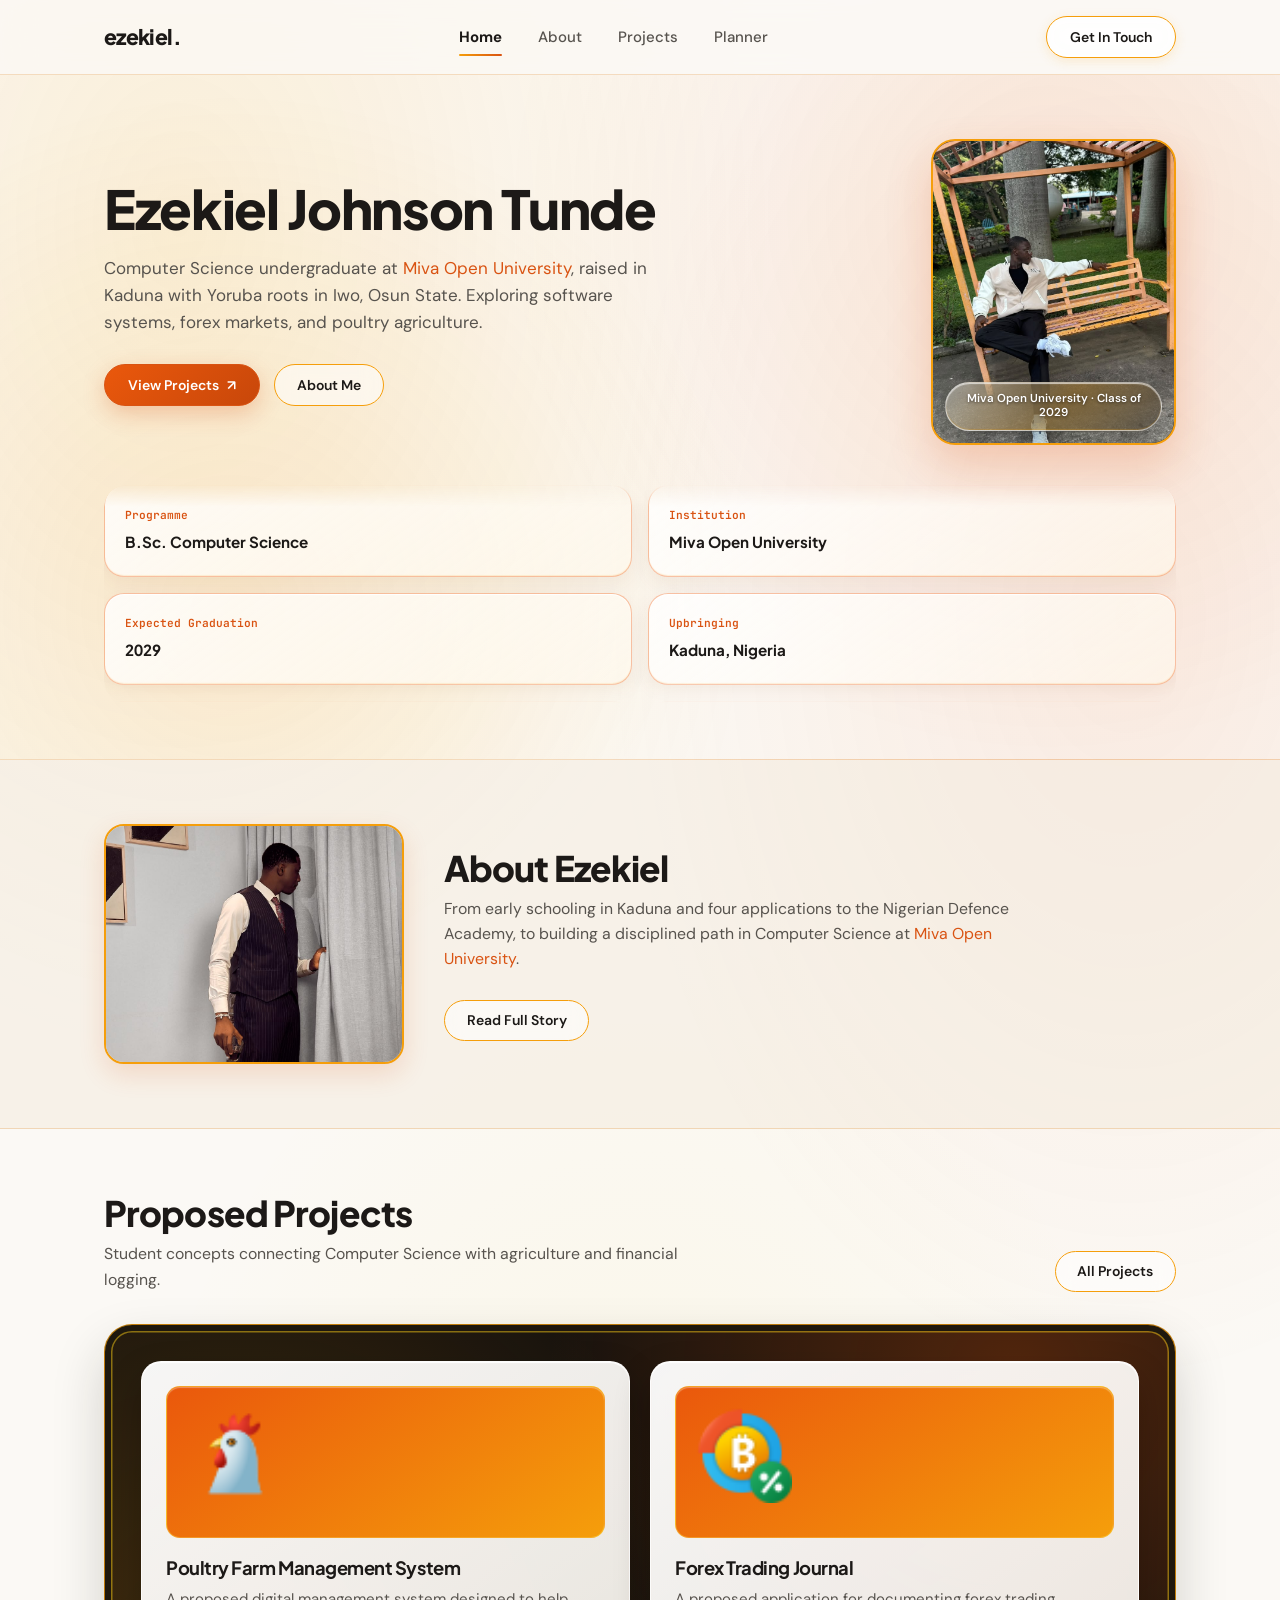
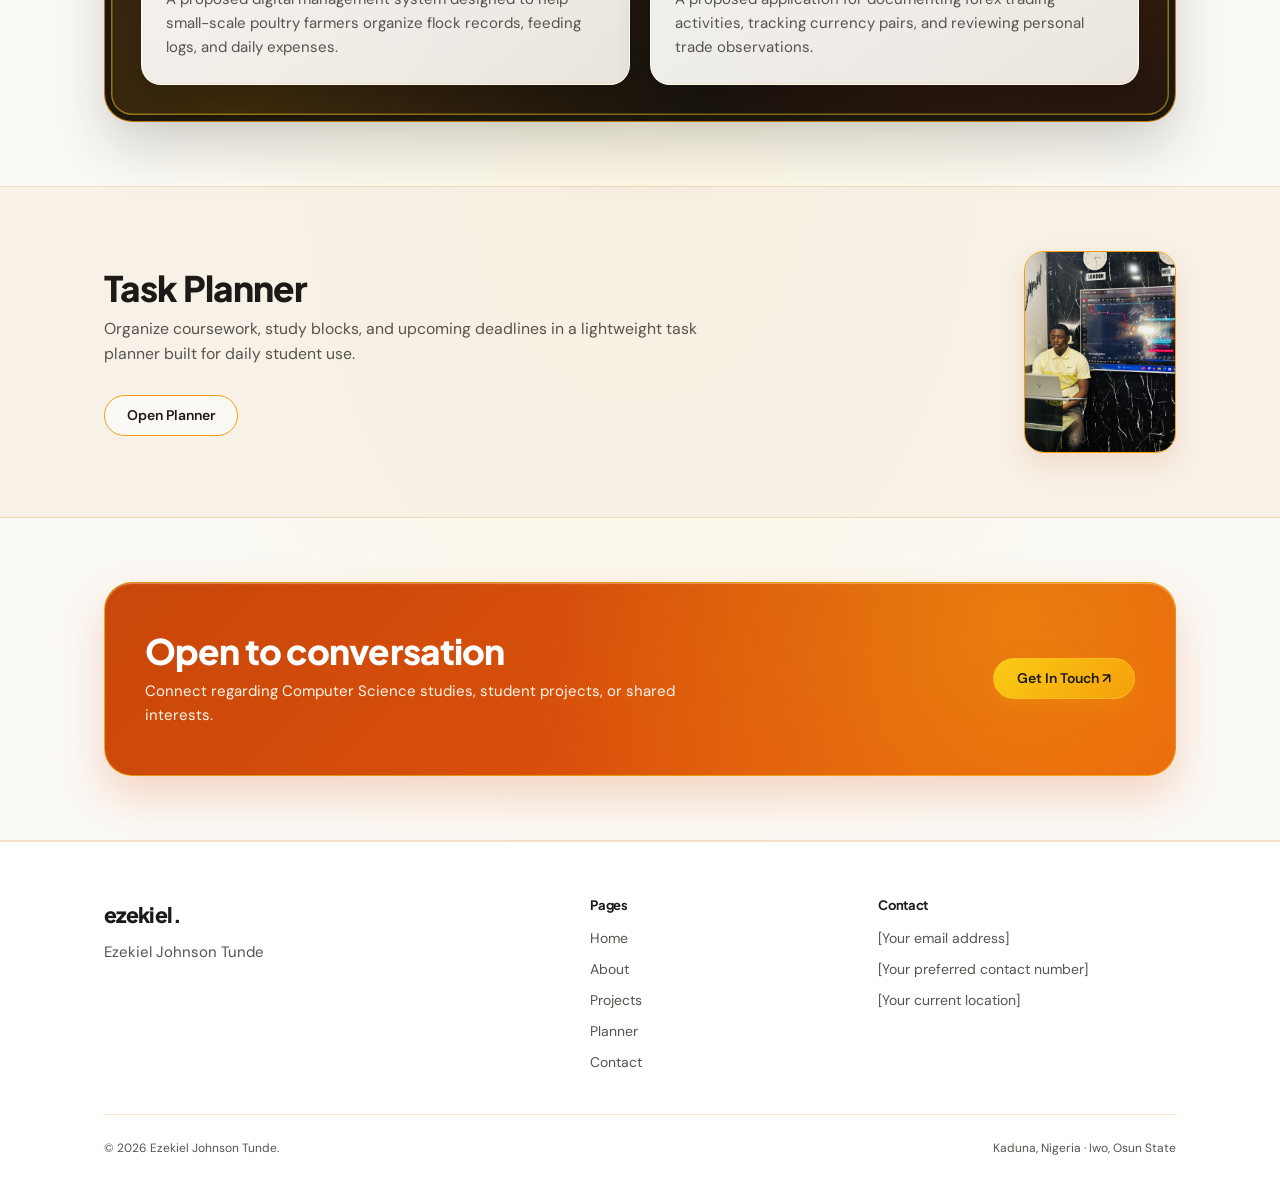
<file: index.html>
<!doctype html>
<html lang="en">
  <head>
    <meta charset="UTF-8" />
    <meta name="viewport" content="width=device-width, initial-scale=1.0" />
    <title>Ezekiel Johnson Tunde — Student Portfolio</title>
    <meta
      name="description"
      content="Personal portfolio of Ezekiel Johnson Tunde, Computer Science student at Miva Open University."
    />
    <meta property="og:title" content="Ezekiel Johnson Tunde — Student Portfolio" />
    <meta
      property="og:description"
      content="Academic background, proposed projects, and student planner by Ezekiel Johnson Tunde."
    />
    <meta property="og:type" content="website" />
    <link rel="preconnect" href="https://fonts.googleapis.com" />
    <link rel="preconnect" href="https://fonts.gstatic.com" crossorigin />
    <link
      href="https://fonts.googleapis.com/css2?family=DM+Sans:ital,opsz,wght@0,9..40,400..700;1,9..40,400..700&family=JetBrains+Mono:wght@400;500&family=Plus+Jakarta+Sans:wght@500;600;700;800&display=swap"
      rel="stylesheet"
    />
    <link rel="stylesheet" href="./css/style.css" />
  </head>
  <body>
    <header class="site-header">
      <div class="container header-inner">
        <a href="index.html" class="brand-mark">ezekiel.</a>

        <nav aria-label="Primary Navigation" class="nav-links">
          <a href="index.html" class="nav-link is-active" aria-current="page">Home</a>
          <a href="about.html" class="nav-link">About</a>
          <a href="projects.html" class="nav-link">Projects</a>
          <a href="planner.html" class="nav-link">Planner</a>
        </nav>

        <div class="header-actions">
          <a href="contact.html" class="btn-primary header-cta-desktop">Get In Touch</a>
          <button
            id="mobile-menu-toggle"
            type="button"
            class="mobile-toggle"
            aria-label="Open navigation menu"
            aria-expanded="false"
            aria-controls="mobile-menu-drawer"
          >
            <svg width="20" height="20" viewBox="0 0 24 24" fill="none" stroke="currentColor" stroke-width="2" aria-hidden="true">
              <line x1="3" y1="6" x2="21" y2="6"></line>
              <line x1="3" y1="12" x2="21" y2="12"></line>
              <line x1="3" y1="18" x2="21" y2="18"></line>
            </svg>
          </button>
        </div>
      </div>

      <div id="mobile-menu-drawer" class="mobile-drawer">
        <nav aria-label="Mobile Navigation" class="mobile-nav-list">
          <a href="index.html" class="mobile-nav-link is-active" aria-current="page">Home</a>
          <a href="about.html" class="mobile-nav-link">About</a>
          <a href="projects.html" class="mobile-nav-link">Projects</a>
          <a href="planner.html" class="mobile-nav-link">Planner</a>
          <a href="contact.html" class="btn-primary mobile-nav-cta">Get In Touch</a>
        </nav>
      </div>
    </header>

    <main>
      <!-- Hero Section -->
      <section class="hero-section architectural-grid">
        <div class="container">
          <div class="hero-grid">
            <div class="hero-copy">
              <h1 class="hero-title">Ezekiel Johnson Tunde</h1>
              <p class="hero-lead">
                Computer Science undergraduate at
                <span class="accent-text">Miva Open University</span>, raised in Kaduna with Yoruba
                roots in Iwo, Osun State. Exploring software systems, forex markets, and poultry
                agriculture.
              </p>

              <div class="hero-actions">
                <a href="projects.html" class="btn-primary">
                  <span>View Projects</span>
                  <span aria-hidden="true">↗</span>
                </a>
                <a href="about.html" class="btn-secondary">About Me</a>
              </div>
            </div>

            <div class="hero-portrait-wrap">
              <div class="hero-portrait-frame">
                <img
                  src="assets/img4.jpeg"
                  alt="Ezekiel Johnson Tunde seated outdoors in a beige and white varsity jacket"
                />
                <div class="hero-portrait-caption">
                  Miva Open University · Class of <span class="tabular-nums">2029</span>
                </div>
              </div>
            </div>
          </div>

          <!-- Continuous Vertical Sliding Hero Information Cards -->
          <div class="hero-info-viewport" aria-label="Academic Summary">
            <div id="hero-info-track" class="hero-info-track">
              <div class="hero-info-grid">
                <div class="hero-info-card">
                  <span class="hero-info-label">Programme</span>
                  <span class="hero-info-value">B.Sc. Computer Science</span>
                </div>
                <div class="hero-info-card">
                  <span class="hero-info-label">Institution</span>
                  <span class="hero-info-value">Miva Open University</span>
                </div>
                <div class="hero-info-card">
                  <span class="hero-info-label">Expected Graduation</span>
                  <span class="hero-info-value tabular-nums">2029</span>
                </div>
                <div class="hero-info-card">
                  <span class="hero-info-label">Upbringing</span>
                  <span class="hero-info-value">Kaduna, Nigeria</span>
                </div>
              </div>
            </div>
          </div>
        </div>
      </section>

      <!-- Concise About Banner -->
      <section class="section section--muted">
        <div class="container">
          <div class="split-banner">
            <div class="portrait-circle portrait-circle--wide">
              <img
                src="assets/img5.jpeg"
                alt="Ezekiel Johnson Tunde wearing a dark pinstriped waistcoat"
              />
            </div>

            <div>
              <h2 class="section-title">About Ezekiel</h2>
              <p class="section-subtitle">
                From early schooling in Kaduna and four applications to the Nigerian Defence Academy,
                to building a disciplined path in Computer Science at
                <span class="accent-text">Miva Open University</span>.
              </p>
              <div class="hero-actions">
                <a href="about.html" class="btn-secondary">Read Full Story</a>
              </div>
            </div>
          </div>
        </div>
      </section>

      <!-- Selected Proposed Projects inside Prominent Dark Container -->
      <section class="section">
        <div class="container">
          <div class="section-header">
            <div>
              <h2 class="section-title">Proposed Projects</h2>
              <p class="section-subtitle">
                Student concepts connecting Computer Science with agriculture and financial logging.
              </p>
            </div>
            <a href="projects.html" class="btn-secondary">All Projects</a>
          </div>

          <div class="collection-box--dark">
            <div class="grid-2">
              <article class="card card--dark">
                <div>
                  <div class="project-thumb--dark" aria-hidden="true">
                    <img src="assets/poultry.png" alt="" width="100">
                  </div>
                  <h3 class="card-title">Poultry Farm Management System</h3>
                  <p class="card-body">
                    A proposed digital management system designed to help small-scale poultry
                    farmers organize flock records, feeding logs, and daily expenses.
                  </p>
                </div>
              </article>

              <article class="card card--dark">
                <div>
                  <div class="project-thumb--dark" aria-hidden="true">
                    <img src="assets/crypto.png" alt="" width="100">
                  </div>
                  <h3 class="card-title">Forex Trading Journal</h3>
                  <p class="card-body">
                    A proposed application for documenting forex trading activities, tracking
                    currency pairs, and reviewing personal trade observations.
                  </p>
                </div>
              </article>
            </div>
          </div>
        </div>
      </section>

      <!-- Student Planner Banner -->
      <section class="section section--muted">
        <div class="container">
          <div class="split-banner split-banner--media-right">
            <div>
              <h2 class="section-title">Task Planner</h2>
              <p class="section-subtitle">
                Organize coursework, study blocks, and upcoming deadlines in a lightweight task
                planner built for daily student use.
              </p>
              <div class="hero-actions">
                <a href="planner.html" class="btn-secondary">Open Planner</a>
              </div>
            </div>

            <div class="banner-media-compact">
              <img
                src="assets/img2.jpeg"
                alt="Ezekiel Johnson Tunde working on a laptop beside a market monitor"
              />
            </div>
          </div>
        </div>
      </section>

      <!-- Contact Banner -->
      <section class="section">
        <div class="container">
          <div class="cta-banner">
            <div>
              <h2 class="section-title">Open to conversation</h2>
              <p>
                Connect regarding Computer Science studies, student projects, or shared interests.
              </p>
            </div>
            <a href="contact.html" class="btn-primary btn-primary--light">Get In Touch ↗</a>
          </div>
        </div>
      </section>
    </main>

    <footer class="site-footer">
      <div class="container">
        <div class="footer-grid">
          <div>
            <a href="index.html" class="brand-mark">ezekiel.</a>
            <p class="card-body">
              Ezekiel Johnson Tunde 
            </p>
          </div>

          <div>
            <h3 class="footer-heading">Pages</h3>
            <ul class="footer-list">
              <li><a href="index.html">Home</a></li>
              <li><a href="about.html">About</a></li>
              <li><a href="projects.html">Projects</a></li>
              <li><a href="planner.html">Planner</a></li>
              <li><a href="contact.html">Contact</a></li>
            </ul>
          </div>

          <div>
            <h3 class="footer-heading">Contact</h3>
            <ul class="footer-list">
              <li>[Your email address]</li>
              <li>[Your preferred contact number]</li>
              <li>[Your current location]</li>
            </ul>
          </div>
        </div>

        <div class="footer-bottom">
          <p>© <span id="current-year">2026</span> Ezekiel Johnson Tunde.</p>
          <p>Kaduna, Nigeria · Iwo, Osun State</p>
        </div>
      </div>
    </footer>

    <script type="module" src="./js/main.js"></script>
  </body>
</html>
</file>
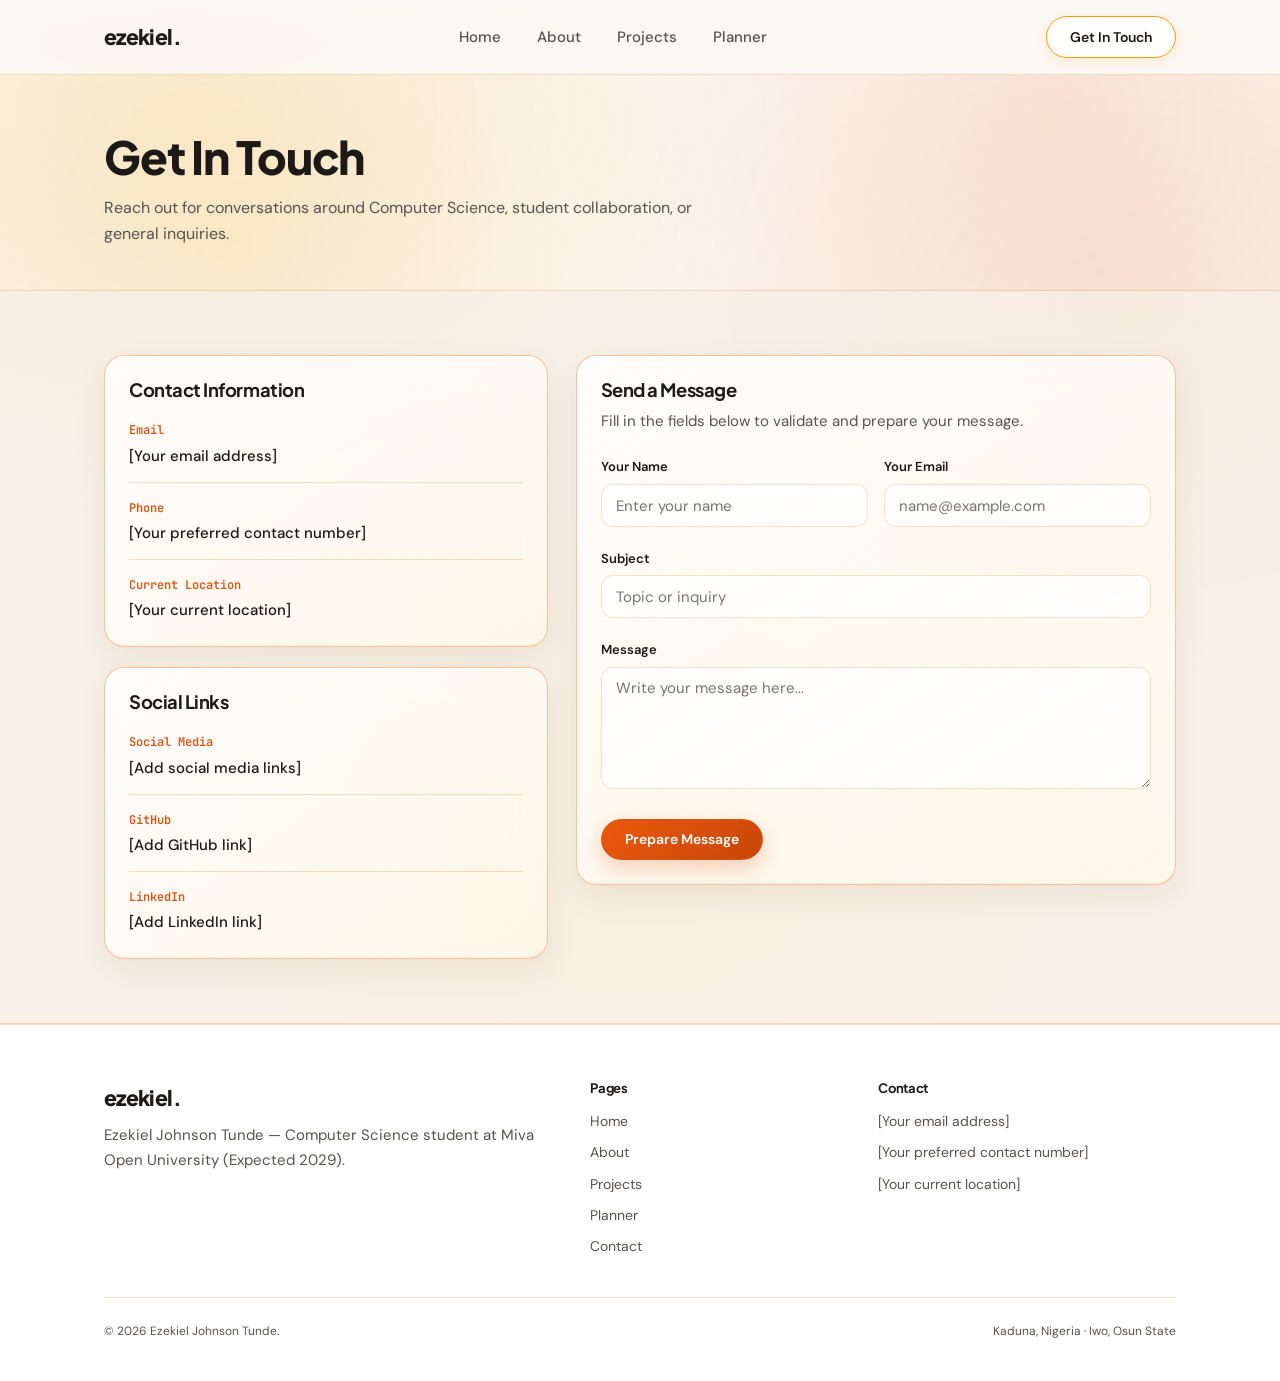
<file: contact.html>
<!doctype html>
<html lang="en">
  <head>
    <meta charset="UTF-8" />
    <meta name="viewport" content="width=device-width, initial-scale=1.0" />
    <title>Contact — Ezekiel Johnson Tunde</title>
    <meta
      name="description"
      content="Contact details and message form for Ezekiel Johnson Tunde."
    />
    <link rel="preconnect" href="https://fonts.googleapis.com" />
    <link rel="preconnect" href="https://fonts.gstatic.com" crossorigin />
    <link
      href="https://fonts.googleapis.com/css2?family=DM+Sans:ital,opsz,wght@0,9..40,400..700;1,9..40,400..700&family=JetBrains+Mono:wght@400;500&family=Plus+Jakarta+Sans:wght@500;600;700;800&display=swap"
      rel="stylesheet"
    />
    <link rel="stylesheet" href="./css/style.css" />
  </head>
  <body>
    <header class="site-header">
      <div class="container header-inner">
        <a href="index.html" class="brand-mark">ezekiel.</a>

        <nav aria-label="Primary Navigation" class="nav-links">
          <a href="index.html" class="nav-link">Home</a>
          <a href="about.html" class="nav-link">About</a>
          <a href="projects.html" class="nav-link">Projects</a>
          <a href="planner.html" class="nav-link">Planner</a>
        </nav>

        <div class="header-actions">
          <a href="contact.html" class="btn-primary header-cta-desktop" aria-current="page">
            Get In Touch
          </a>
          <button
            id="mobile-menu-toggle"
            type="button"
            class="mobile-toggle"
            aria-label="Open navigation menu"
            aria-expanded="false"
            aria-controls="mobile-menu-drawer"
          >
            <svg width="20" height="20" viewBox="0 0 24 24" fill="none" stroke="currentColor" stroke-width="2" aria-hidden="true">
              <line x1="3" y1="6" x2="21" y2="6"></line>
              <line x1="3" y1="12" x2="21" y2="12"></line>
              <line x1="3" y1="18" x2="21" y2="18"></line>
            </svg>
          </button>
        </div>
      </div>

      <div id="mobile-menu-drawer" class="mobile-drawer">
        <nav aria-label="Mobile Navigation" class="mobile-nav-list">
          <a href="index.html" class="mobile-nav-link">Home</a>
          <a href="about.html" class="mobile-nav-link">About</a>
          <a href="projects.html" class="mobile-nav-link">Projects</a>
          <a href="planner.html" class="mobile-nav-link">Planner</a>
          <a href="contact.html" class="btn-primary mobile-nav-cta" aria-current="page">
            Get In Touch
          </a>
        </nav>
      </div>
    </header>

    <main>
      <section class="page-hero architectural-grid">
        <div class="container">
          <h1>Get In Touch</h1>
          <p>
            Reach out for conversations around Computer Science, student collaboration, or
            general inquiries.
          </p>
        </div>
      </section>

      <section class="section section--muted">
        <div class="container">
          <div class="contact-grid">
            <div style="display: flex; flex-direction: column; gap: 1.25rem;">
              <article class="card">
                <div>
                  <h2 class="card-title">Contact Information</h2>
                  <div class="contact-detail-list">
                    <div class="contact-detail-item">
                      <div class="contact-detail-label">Email</div>
                      <div class="contact-detail-value">[Your email address]</div>
                    </div>
                    <div class="contact-detail-item">
                      <div class="contact-detail-label">Phone</div>
                      <div class="contact-detail-value">[Your preferred contact number]</div>
                    </div>
                    <div class="contact-detail-item">
                      <div class="contact-detail-label">Current Location</div>
                      <div class="contact-detail-value">[Your current location]</div>
                    </div>
                  </div>
                </div>
              </article>

              <article class="card">
                <div>
                  <h2 class="card-title">Social Links</h2>
                  <div class="contact-detail-list">
                    <div class="contact-detail-item">
                      <div class="contact-detail-label">Social Media</div>
                      <div class="contact-detail-value">[Add social media links]</div>
                    </div>
                    <div class="contact-detail-item">
                      <div class="contact-detail-label">GitHub</div>
                      <div class="contact-detail-value">[Add GitHub link]</div>
                    </div>
                    <div class="contact-detail-item">
                      <div class="contact-detail-label">LinkedIn</div>
                      <div class="contact-detail-value">[Add LinkedIn link]</div>
                    </div>
                  </div>
                </div>
              </article>
            </div>

            <article class="card">
              <div>
                <h2 class="card-title">Send a Message</h2>
                <p class="card-body">
                  Fill in the fields below to validate and prepare your message.
                </p>

                <form id="contact-form" class="form-stack" style="margin-top: 1.5rem;" novalidate>
                  <div class="form-row-2">
                    <div>
                      <label for="contact-name" class="field-label">Your Name</label>
                      <input
                        id="contact-name"
                        type="text"
                        class="field-input"
                        placeholder="Enter your name"
                        required
                      />
                      <p id="error-name" class="field-error" aria-live="polite"></p>
                    </div>

                    <div>
                      <label for="contact-email" class="field-label">Your Email</label>
                      <input
                        id="contact-email"
                        type="email"
                        class="field-input"
                        placeholder="name@example.com"
                        required
                      />
                      <p id="error-email" class="field-error" aria-live="polite"></p>
                    </div>
                  </div>

                  <div>
                    <label for="contact-subject" class="field-label">Subject</label>
                    <input
                      id="contact-subject"
                      type="text"
                      class="field-input"
                      placeholder="Topic or inquiry"
                      required
                    />
                    <p id="error-subject" class="field-error" aria-live="polite"></p>
                  </div>

                  <div>
                    <label for="contact-message" class="field-label">Message</label>
                    <textarea
                      id="contact-message"
                      rows="5"
                      class="field-textarea"
                      placeholder="Write your message here..."
                      required
                    ></textarea>
                    <p id="error-message" class="field-error" aria-live="polite"></p>
                  </div>

                  <div>
                    <button type="submit" class="btn-primary">Prepare Message</button>
                  </div>
                </form>

                <div id="contact-feedback" class="form-feedback" hidden>
                  <h3 class="card-title">Message formatted for sending</h3>
                  <p class="card-body">
                    No mail server is attached yet because the recipient email is currently a
                    placeholder. You can copy the formatted message below.
                  </p>
                  <div id="contact-preview" class="form-preview-box"></div>
                  <div class="hero-actions" style="margin-top: 1rem;">
                    <button id="copy-message-btn" type="button" class="btn-primary">
                      Copy Message
                    </button>
                    <button id="reset-contact-btn" type="button" class="btn-secondary">
                      Write Another Message
                    </button>
                  </div>
                </div>
              </div>
            </article>
          </div>
        </div>
      </section>
    </main>

    <footer class="site-footer">
      <div class="container">
        <div class="footer-grid">
          <div>
            <a href="index.html" class="brand-mark">ezekiel.</a>
            <p class="card-body">
              Ezekiel Johnson Tunde — Computer Science student at Miva Open University (Expected
              <span class="tabular-nums">2029</span>).
            </p>
          </div>

          <div>
            <h3 class="footer-heading">Pages</h3>
            <ul class="footer-list">
              <li><a href="index.html">Home</a></li>
              <li><a href="about.html">About</a></li>
              <li><a href="projects.html">Projects</a></li>
              <li><a href="planner.html">Planner</a></li>
              <li><a href="contact.html">Contact</a></li>
            </ul>
          </div>

          <div>
            <h3 class="footer-heading">Contact</h3>
            <ul class="footer-list">
              <li>[Your email address]</li>
              <li>[Your preferred contact number]</li>
              <li>[Your current location]</li>
            </ul>
          </div>
        </div>

        <div class="footer-bottom">
          <p>© <span id="current-year">2026</span> Ezekiel Johnson Tunde.</p>
          <p>Kaduna, Nigeria · Iwo, Osun State</p>
        </div>
      </div>
    </footer>

    <script type="module" src="./js/main.js"></script>
  </body>
</html>
</file>
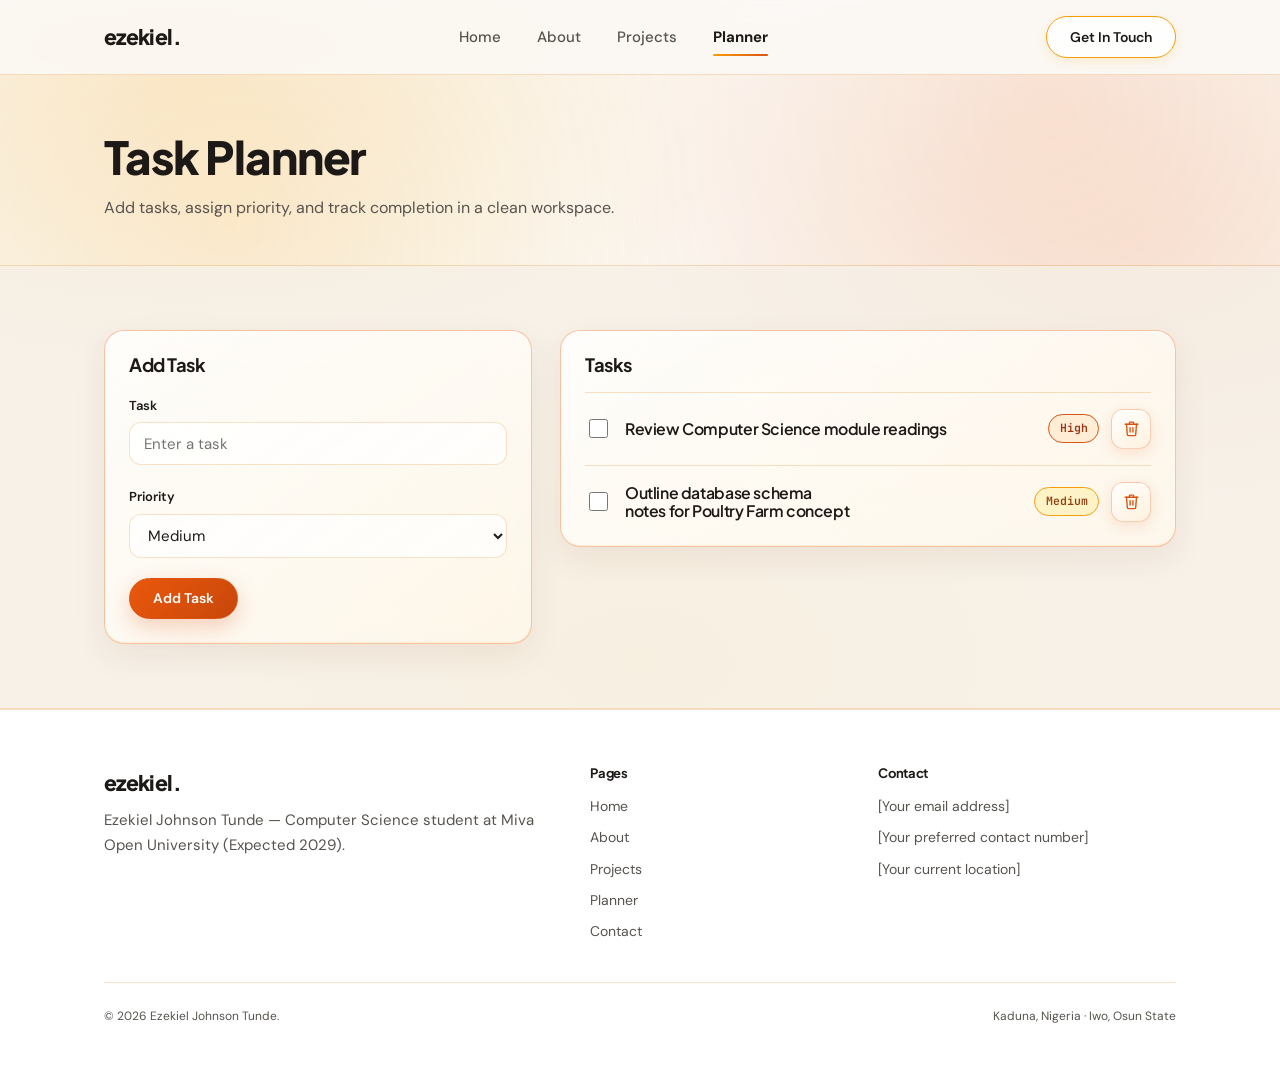
<file: planner.html>
<!doctype html>
<html lang="en">
  <head>
    <meta charset="UTF-8" />
    <meta name="viewport" content="width=device-width, initial-scale=1.0" />
    <title>Planner — Ezekiel Johnson Tunde</title>
    <meta
      name="description"
      content="Task planner for organizing coursework, deadlines, and personal study tasks."
    />
    <link rel="preconnect" href="https://fonts.googleapis.com" />
    <link rel="preconnect" href="https://fonts.gstatic.com" crossorigin />
    <link
      href="https://fonts.googleapis.com/css2?family=DM+Sans:ital,opsz,wght@0,9..40,400..700;1,9..40,400..700&family=JetBrains+Mono:wght@400;500&family=Plus+Jakarta+Sans:wght@500;600;700;800&display=swap"
      rel="stylesheet"
    />
    <link rel="stylesheet" href="./css/style.css" />
  </head>
  <body>
    <header class="site-header">
      <div class="container header-inner">
        <a href="index.html" class="brand-mark">ezekiel.</a>

        <nav aria-label="Primary Navigation" class="nav-links">
          <a href="index.html" class="nav-link">Home</a>
          <a href="about.html" class="nav-link">About</a>
          <a href="projects.html" class="nav-link">Projects</a>
          <a href="planner.html" class="nav-link is-active" aria-current="page">Planner</a>
        </nav>

        <div class="header-actions">
          <a href="contact.html" class="btn-primary header-cta-desktop">Get In Touch</a>
          <button
            id="mobile-menu-toggle"
            type="button"
            class="mobile-toggle"
            aria-label="Open navigation menu"
            aria-expanded="false"
            aria-controls="mobile-menu-drawer"
          >
            <svg width="20" height="20" viewBox="0 0 24 24" fill="none" stroke="currentColor" stroke-width="2" aria-hidden="true">
              <line x1="3" y1="6" x2="21" y2="6"></line>
              <line x1="3" y1="12" x2="21" y2="12"></line>
              <line x1="3" y1="18" x2="21" y2="18"></line>
            </svg>
          </button>
        </div>
      </div>

      <div id="mobile-menu-drawer" class="mobile-drawer">
        <nav aria-label="Mobile Navigation" class="mobile-nav-list">
          <a href="index.html" class="mobile-nav-link">Home</a>
          <a href="about.html" class="mobile-nav-link">About</a>
          <a href="projects.html" class="mobile-nav-link">Projects</a>
          <a href="planner.html" class="mobile-nav-link is-active" aria-current="page">Planner</a>
          <a href="contact.html" class="btn-primary mobile-nav-cta">Get In Touch</a>
        </nav>
      </div>
    </header>

    <main>
      <section class="page-hero architectural-grid">
        <div class="container">
          <h1>Task Planner</h1>
          <p>
            Add tasks, assign priority, and track completion in a clean workspace.
          </p>
        </div>
      </section>

      <section class="section section--muted">
        <div class="container">
          <div class="planner-layout">
            <!-- Simplified Add Task Widget: Task Input, Priority, Add Task -->
            <div class="card">
              <div>
                <h2 class="card-title">Add Task</h2>

                <form id="planner-form" class="form-stack" style="margin-top: 1.25rem;" novalidate>
                  <div>
                    <label for="task-title" class="field-label">Task</label>
                    <input
                      id="task-title"
                      type="text"
                      class="field-input"
                      placeholder="Enter a task"
                      required
                    />
                    <p id="task-title-error" class="field-error" aria-live="polite"></p>
                  </div>

                  <div>
                    <label for="task-priority" class="field-label">Priority</label>
                    <select id="task-priority" class="field-select">
                      <option value="Low">Low</option>
                      <option value="Medium" selected>Medium</option>
                      <option value="High">High</option>
                    </select>
                  </div>

                  <div style="padding-top: 0.25rem;">
                    <button type="submit" class="btn-primary">Add Task</button>
                  </div>
                </form>
              </div>
            </div>

            <!-- Simplified Task List Widget -->
            <div class="card">
              <div>
                <div class="planner-header-bar">
                  <h2 class="card-title">Tasks</h2>
                </div>

                <div id="task-list" class="task-list" aria-live="polite"></div>
              </div>
            </div>
          </div>
        </div>
      </section>
    </main>

    <footer class="site-footer">
      <div class="container">
        <div class="footer-grid">
          <div>
            <a href="index.html" class="brand-mark">ezekiel.</a>
            <p class="card-body">
              Ezekiel Johnson Tunde — Computer Science student at Miva Open University (Expected
              <span class="tabular-nums">2029</span>).
            </p>
          </div>

          <div>
            <h3 class="footer-heading">Pages</h3>
            <ul class="footer-list">
              <li><a href="index.html">Home</a></li>
              <li><a href="about.html">About</a></li>
              <li><a href="projects.html">Projects</a></li>
              <li><a href="planner.html">Planner</a></li>
              <li><a href="contact.html">Contact</a></li>
            </ul>
          </div>

          <div>
            <h3 class="footer-heading">Contact</h3>
            <ul class="footer-list">
              <li>[Your email address]</li>
              <li>[Your preferred contact number]</li>
              <li>[Your current location]</li>
            </ul>
          </div>
        </div>

        <div class="footer-bottom">
          <p>© <span id="current-year">2026</span> Ezekiel Johnson Tunde.</p>
          <p>Kaduna, Nigeria · Iwo, Osun State</p>
        </div>
      </div>
    </footer>

    <script type="module" src="./js/main.js"></script>
  </body>
</html>
</file>
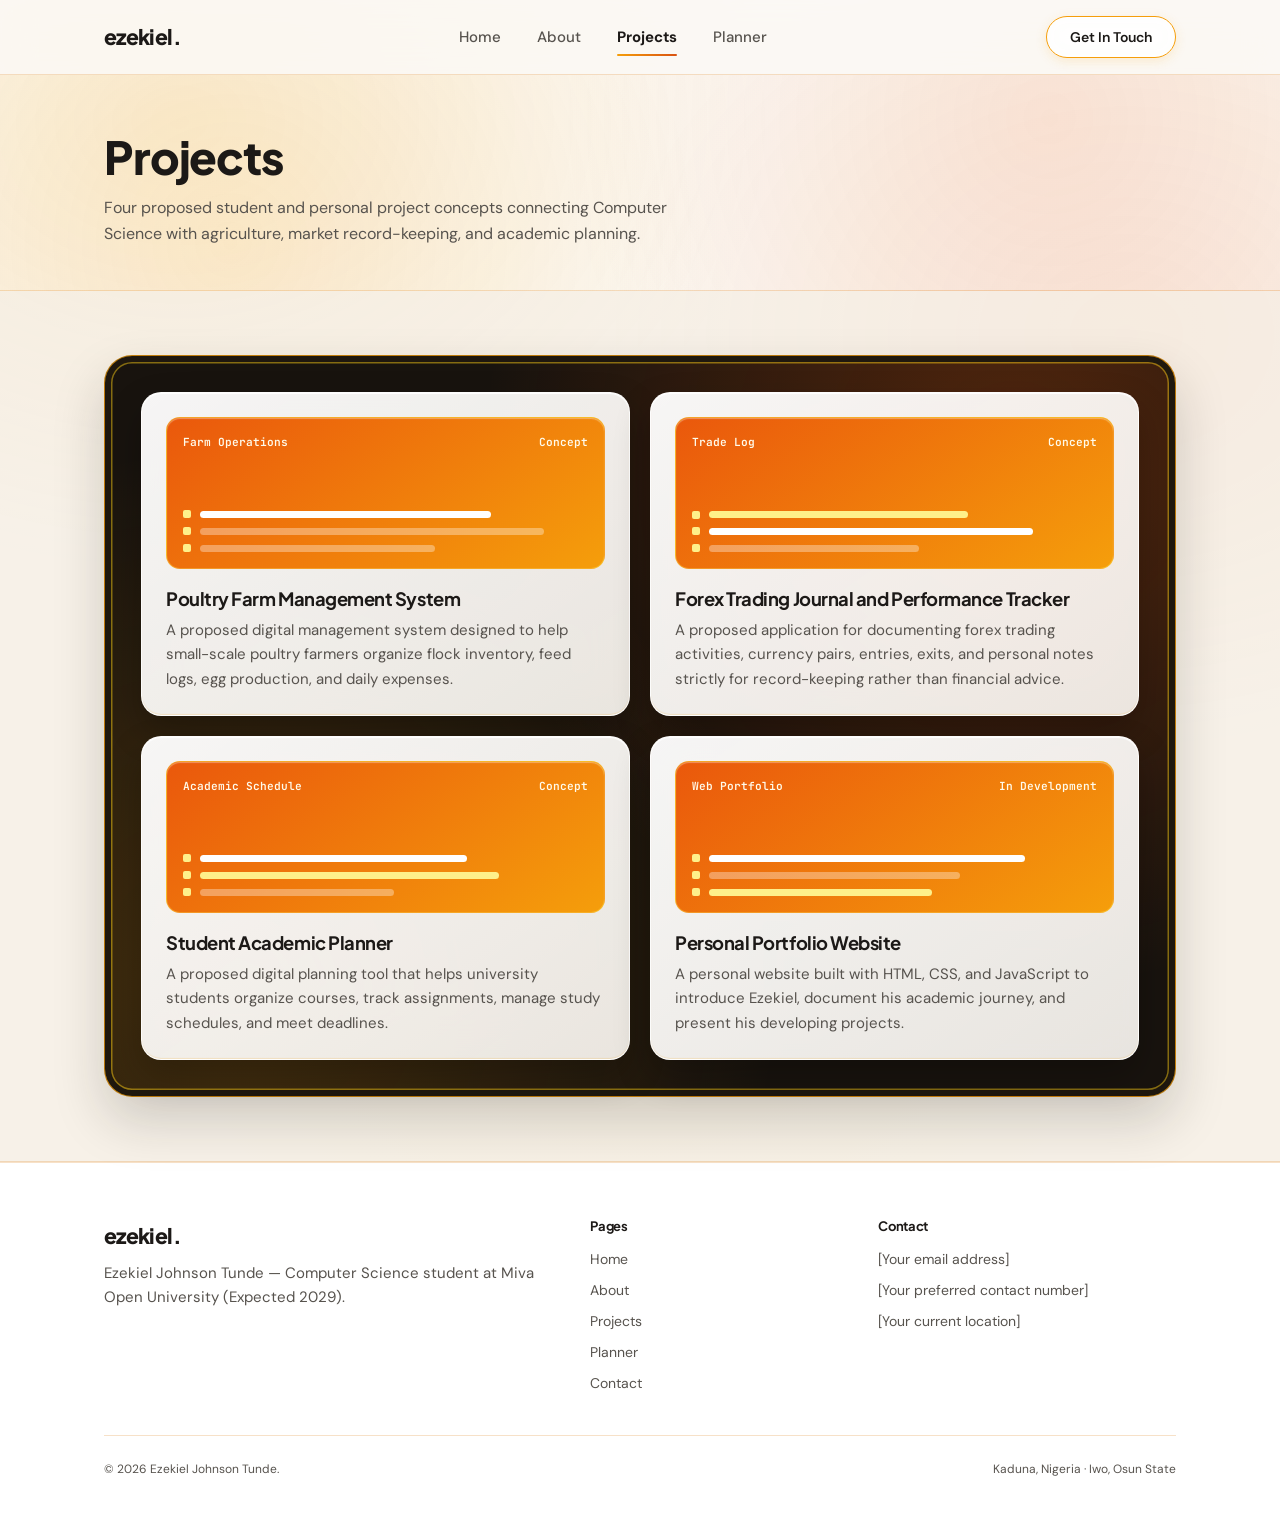
<file: projects.html>
<!doctype html>
<html lang="en">
  <head>
    <meta charset="UTF-8" />
    <meta name="viewport" content="width=device-width, initial-scale=1.0" />
    <title>Projects — Ezekiel Johnson Tunde</title>
    <meta
      name="description"
      content="Proposed student and personal software concepts by Ezekiel Johnson Tunde."
    />
    <link rel="preconnect" href="https://fonts.googleapis.com" />
    <link rel="preconnect" href="https://fonts.gstatic.com" crossorigin />
    <link
      href="https://fonts.googleapis.com/css2?family=DM+Sans:ital,opsz,wght@0,9..40,400..700;1,9..40,400..700&family=JetBrains+Mono:wght@400;500&family=Plus+Jakarta+Sans:wght@500;600;700;800&display=swap"
      rel="stylesheet"
    />
    <link rel="stylesheet" href="./css/style.css" />
  </head>
  <body>
    <header class="site-header">
      <div class="container header-inner">
        <a href="index.html" class="brand-mark">ezekiel.</a>

        <nav aria-label="Primary Navigation" class="nav-links">
          <a href="index.html" class="nav-link">Home</a>
          <a href="about.html" class="nav-link">About</a>
          <a href="projects.html" class="nav-link is-active" aria-current="page">Projects</a>
          <a href="planner.html" class="nav-link">Planner</a>
        </nav>

        <div class="header-actions">
          <a href="contact.html" class="btn-primary header-cta-desktop">Get In Touch</a>
          <button
            id="mobile-menu-toggle"
            type="button"
            class="mobile-toggle"
            aria-label="Open navigation menu"
            aria-expanded="false"
            aria-controls="mobile-menu-drawer"
          >
            <svg width="20" height="20" viewBox="0 0 24 24" fill="none" stroke="currentColor" stroke-width="2" aria-hidden="true">
              <line x1="3" y1="6" x2="21" y2="6"></line>
              <line x1="3" y1="12" x2="21" y2="12"></line>
              <line x1="3" y1="18" x2="21" y2="18"></line>
            </svg>
          </button>
        </div>
      </div>

      <div id="mobile-menu-drawer" class="mobile-drawer">
        <nav aria-label="Mobile Navigation" class="mobile-nav-list">
          <a href="index.html" class="mobile-nav-link">Home</a>
          <a href="about.html" class="mobile-nav-link">About</a>
          <a href="projects.html" class="mobile-nav-link is-active" aria-current="page">Projects</a>
          <a href="planner.html" class="mobile-nav-link">Planner</a>
          <a href="contact.html" class="btn-primary mobile-nav-cta">Get In Touch</a>
        </nav>
      </div>
    </header>

    <main>
      <section class="page-hero architectural-grid">
        <div class="container">
          <h1>Projects</h1>
          <p>
            Four proposed student and personal project concepts connecting Computer Science with
            agriculture, market record-keeping, and academic planning.
          </p>
        </div>
      </section>

      <section class="section section--muted">
        <div class="container">
          <div class="collection-box--dark">
            <div class="grid-2">
              <!-- Project 1 -->
              <article class="card card--dark">
                <div>
                  <div class="project-thumb--dark" aria-hidden="true">
                    <div class="project-thumb-top">
                      <span>Farm Operations</span>
                      <span>Concept</span>
                    </div>
                    <div class="project-thumb-bars">
                      <div class="thumb-row">
                        <span class="thumb-dot"></span>
                        <span class="thumb-line thumb-line--bright" style="width: 72%;"></span>
                      </div>
                      <div class="thumb-row">
                        <span class="thumb-dot"></span>
                        <span class="thumb-line" style="width: 85%;"></span>
                      </div>
                      <div class="thumb-row">
                        <span class="thumb-dot"></span>
                        <span class="thumb-line" style="width: 58%;"></span>
                      </div>
                    </div>
                  </div>
                  <h2 class="card-title">Poultry Farm Management System</h2>
                  <p class="card-body">
                    A proposed digital management system designed to help small-scale poultry
                    farmers organize flock inventory, feed logs, egg production, and daily
                    expenses.
                  </p>
                </div>
              </article>

              <!-- Project 2 -->
              <article class="card card--dark">
                <div>
                  <div class="project-thumb--dark" aria-hidden="true">
                    <div class="project-thumb-top">
                      <span>Trade Log</span>
                      <span>Concept</span>
                    </div>
                    <div class="project-thumb-bars">
                      <div class="thumb-row">
                        <span class="thumb-dot"></span>
                        <span class="thumb-line thumb-line--accent" style="width: 64%;"></span>
                      </div>
                      <div class="thumb-row">
                        <span class="thumb-dot"></span>
                        <span class="thumb-line thumb-line--bright" style="width: 80%;"></span>
                      </div>
                      <div class="thumb-row">
                        <span class="thumb-dot"></span>
                        <span class="thumb-line" style="width: 52%;"></span>
                      </div>
                    </div>
                  </div>
                  <h2 class="card-title">Forex Trading Journal and Performance Tracker</h2>
                  <p class="card-body">
                    A proposed application for documenting forex trading activities, currency pairs,
                    entries, exits, and personal notes strictly for record-keeping rather than
                    financial advice.
                  </p>
                </div>
              </article>

              <!-- Project 3 -->
              <article class="card card--dark">
                <div>
                  <div class="project-thumb--dark" aria-hidden="true">
                    <div class="project-thumb-top">
                      <span>Academic Schedule</span>
                      <span>Concept</span>
                    </div>
                    <div class="project-thumb-bars">
                      <div class="thumb-row">
                        <span class="thumb-dot"></span>
                        <span class="thumb-line thumb-line--bright" style="width: 66%;"></span>
                      </div>
                      <div class="thumb-row">
                        <span class="thumb-dot"></span>
                        <span class="thumb-line thumb-line--accent" style="width: 74%;"></span>
                      </div>
                      <div class="thumb-row">
                        <span class="thumb-dot"></span>
                        <span class="thumb-line" style="width: 48%;"></span>
                      </div>
                    </div>
                  </div>
                  <h2 class="card-title">Student Academic Planner</h2>
                  <p class="card-body">
                    A proposed digital planning tool that helps university students organize
                    courses, track assignments, manage study schedules, and meet deadlines.
                  </p>
                </div>
              </article>

              <!-- Project 4 -->
              <article class="card card--dark">
                <div>
                  <div class="project-thumb--dark" aria-hidden="true">
                    <div class="project-thumb-top">
                      <span>Web Portfolio</span>
                      <span>In Development</span>
                    </div>
                    <div class="project-thumb-bars">
                      <div class="thumb-row">
                        <span class="thumb-dot"></span>
                        <span class="thumb-line thumb-line--bright" style="width: 78%;"></span>
                      </div>
                      <div class="thumb-row">
                        <span class="thumb-dot"></span>
                        <span class="thumb-line" style="width: 62%;"></span>
                      </div>
                      <div class="thumb-row">
                        <span class="thumb-dot"></span>
                        <span class="thumb-line thumb-line--accent" style="width: 55%;"></span>
                      </div>
                    </div>
                  </div>
                  <h2 class="card-title">Personal Portfolio Website</h2>
                  <p class="card-body">
                    A personal website built with HTML, CSS, and JavaScript to introduce Ezekiel,
                    document his academic journey, and present his developing projects.
                  </p>
                </div>
              </article>
            </div>
          </div>
        </div>
      </section>
    </main>

    <footer class="site-footer">
      <div class="container">
        <div class="footer-grid">
          <div>
            <a href="index.html" class="brand-mark">ezekiel.</a>
            <p class="card-body">
              Ezekiel Johnson Tunde — Computer Science student at Miva Open University (Expected
              <span class="tabular-nums">2029</span>).
            </p>
          </div>

          <div>
            <h3 class="footer-heading">Pages</h3>
            <ul class="footer-list">
              <li><a href="index.html">Home</a></li>
              <li><a href="about.html">About</a></li>
              <li><a href="projects.html">Projects</a></li>
              <li><a href="planner.html">Planner</a></li>
              <li><a href="contact.html">Contact</a></li>
            </ul>
          </div>

          <div>
            <h3 class="footer-heading">Contact</h3>
            <ul class="footer-list">
              <li>[Your email address]</li>
              <li>[Your preferred contact number]</li>
              <li>[Your current location]</li>
            </ul>
          </div>
        </div>

        <div class="footer-bottom">
          <p>© <span id="current-year">2026</span> Ezekiel Johnson Tunde.</p>
          <p>Kaduna, Nigeria · Iwo, Osun State</p>
        </div>
      </div>
    </footer>

    <script type="module" src="./js/main.js"></script>
  </body>
</html>
</file>
<file: css/style.css>
:root {
  --bg-page: #fbf9f5;
  --bg-surface: #ffffff;
  --bg-muted: #f5ede0;
  --bg-dark: #18130e;
  --bg-dark-card: #221a13;
  --text-main: #1c1917;
  --text-muted: #57534e;
  --text-light: #f5efe6;
  --text-light-muted: #fed7aa;
  --border-light: rgba(217, 119, 6, 0.22);
  --border-strong: rgba(234, 88, 12, 0.42);
  --border-gold: #f59e0b;
  --border-dark: rgba(245, 158, 11, 0.35);
  --border-dark-prominent: rgba(245, 158, 11, 0.72);
  --accent: #d95312;
  --accent-hover: #b84008;
  --accent-gold: #f59e0b;
  --accent-yellow: #facc15;
  --accent-gold-ink: #1c1917;
  --accent-soft: #fff4e5;
  --radius-container: 28px;
  --radius-card: 20px;
  --radius-sm: 12px;
  --radius-pill: 9999px;
  --font-display: "Plus Jakarta Sans", -apple-system, BlinkMacSystemFont, "Segoe UI", sans-serif;
  --font-sans: "DM Sans", -apple-system, BlinkMacSystemFont, "Segoe UI", sans-serif;
  --font-mono: "JetBrains Mono", ui-monospace, SFMono-Regular, Menlo, monospace;
  --container-max: 1120px;
  --transition-fast: 180ms cubic-bezier(0.16, 1, 0.3, 1);
}

*,
*::before,
*::after {
  box-sizing: border-box;
}

html {
  font-family: var(--font-sans);
  color: var(--text-main);
  background-color: var(--bg-page);
  scroll-behavior: smooth;
  -webkit-font-smoothing: antialiased;
}

body {
  margin: 0;
  min-height: 100vh;
  display: flex;
  flex-direction: column;
  line-height: 1.6;
  background-color: var(--bg-page);
  background-image:
    radial-gradient(ellipse 75% 48% at 14% 8%, rgba(245, 158, 11, 0.12), transparent 62%),
    radial-gradient(ellipse 68% 46% at 88% 22%, rgba(234, 88, 12, 0.09), transparent 60%),
    radial-gradient(ellipse 65% 45% at 50% 62%, rgba(250, 204, 21, 0.08), transparent 65%);
  color: var(--text-main);
}

img {
  display: block;
  max-width: 100%;
}

a {
  color: inherit;
  text-decoration: none;
}

h1, h2, h3, h4 {
  margin: 0;
  font-family: var(--font-display);
  letter-spacing: -0.025em;
  line-height: 1.14;
  text-wrap: balance;
}

p {
  margin: 0;
}

ul, ol {
  margin: 0;
  padding: 0;
  list-style: none;
}

.tabular-nums {
  font-variant-numeric: tabular-nums;
}

.container {
  width: 100%;
  max-width: var(--container-max);
  margin: 0 auto;
  padding: 0 1.5rem;
}

main {
  flex: 1;
}

:focus-visible {
  outline: 2px solid var(--accent);
  outline-offset: 2px;
}

/* Soft warm curve texture behind translucent glass surfaces */
.architectural-grid {
  background-color: transparent;
  background-image:
    radial-gradient(circle at 82% 20%, rgba(234, 88, 12, 0.11), transparent 46%),
    radial-gradient(circle at 18% 78%, rgba(245, 158, 11, 0.13), transparent 44%);
}

/* =========================================================
   HEADER & NAVIGATION
   ========================================================= */
.site-header {
  position: sticky;
  top: 0;
  z-index: 40;
  background-color: rgba(251, 249, 245, 0.86);
  backdrop-filter: blur(16px) saturate(165%);
  -webkit-backdrop-filter: blur(16px) saturate(165%);
  border-bottom: 1px solid rgba(217, 119, 6, 0.22);
}

.header-inner {
  display: flex;
  align-items: center;
  justify-content: space-between;
  gap: 2rem;
  min-height: 74px;
}

.brand-mark {
  font-family: var(--font-display);
  font-size: 1.325rem;
  font-weight: 800;
  letter-spacing: -0.03em;
  color: var(--text-main);
  white-space: nowrap;
  flex-shrink: 0;
}

.nav-links {
  display: flex;
  align-items: center;
  gap: 2.25rem;
}

.nav-link {
  position: relative;
  font-size: 0.9375rem;
  font-weight: 500;
  color: var(--text-muted);
  white-space: nowrap;
  flex-shrink: 0;
  padding: 0.25rem 0;
  transition: color var(--transition-fast);
}

.nav-link:hover {
  color: var(--accent);
}

.nav-link.is-active {
  color: var(--text-main);
  font-weight: 700;
}

.nav-link.is-active::after {
  content: "";
  position: absolute;
  left: 0;
  right: 0;
  bottom: -3px;
  height: 2.5px;
  border-radius: 999px;
  background: linear-gradient(90deg, var(--accent-gold), var(--accent));
}

.header-actions {
  display: flex;
  align-items: center;
  gap: 0.75rem;
  flex-shrink: 0;
}

.header-cta-desktop.btn-primary {
  background: rgba(255, 255, 255, 0.85);
  backdrop-filter: blur(10px);
  -webkit-backdrop-filter: blur(10px);
  color: var(--text-main);
  border: 1.5px solid var(--border-gold);
  box-shadow: 0 3px 12px rgba(245, 158, 11, 0.16);
}

.header-cta-desktop.btn-primary:hover {
  background: #fffbeb;
  border-color: var(--accent);
  color: var(--accent);
}

.mobile-toggle {
  display: none;
  align-items: center;
  justify-content: center;
  width: 44px;
  height: 44px;
  border-radius: var(--radius-sm);
  border: 1.5px solid var(--border-light);
  background: rgba(255, 255, 255, 0.82);
  backdrop-filter: blur(12px);
  color: var(--text-main);
  cursor: pointer;
}

.mobile-drawer {
  display: none;
  border-top: 1px solid var(--border-light);
  background-color: rgba(255, 255, 255, 0.94);
  backdrop-filter: blur(14px);
  padding: 1rem 1.5rem 1.25rem;
}

.mobile-drawer.is-open {
  display: block;
}

.mobile-nav-list {
  display: flex;
  flex-direction: column;
  gap: 0.25rem;
}

.mobile-nav-link {
  display: flex;
  align-items: center;
  justify-content: space-between;
  min-height: 44px;
  padding: 0.5rem 0.75rem;
  border-radius: var(--radius-sm);
  font-size: 0.9375rem;
  font-weight: 500;
  color: var(--text-muted);
}

.mobile-nav-link.is-active {
  background-color: var(--accent-soft);
  color: var(--accent);
  font-weight: 700;
}

.mobile-nav-cta {
  margin-top: 0.75rem;
  width: 100%;
  justify-content: center;
}

/* =========================================================
   BUTTONS (Yellow / Orange Primary & Outlined Secondary Pills)
   ========================================================= */
.btn-primary {
  display: inline-flex;
  align-items: center;
  gap: 0.5rem;
  border-radius: var(--radius-pill);
  background: linear-gradient(135deg, #ea580c 0%, #c8470a 100%);
  color: #ffffff;
  border: 1.5px solid #d95312;
  padding: 0.7rem 1.45rem;
  font-family: var(--font-sans);
  font-size: 0.875rem;
  font-weight: 600;
  line-height: 1.2;
  white-space: nowrap;
  flex-shrink: 0;
  cursor: pointer;
  box-shadow: 0 8px 22px rgba(217, 83, 18, 0.26);
  transition:
    background var(--transition-fast),
    border-color var(--transition-fast),
    transform var(--transition-fast),
    box-shadow var(--transition-fast);
}

.btn-primary:hover {
  background: linear-gradient(135deg, #c8470a 0%, #9a3412 100%);
  border-color: var(--accent-hover);
  transform: translateY(-1px);
  box-shadow: 0 10px 26px rgba(217, 83, 18, 0.32);
}

.btn-primary--light {
  background: linear-gradient(135deg, #facc15 0%, #f59e0b 100%);
  color: var(--accent-gold-ink);
  border-color: #fbbf24;
  box-shadow: 0 8px 22px rgba(245, 158, 11, 0.28);
}

.btn-primary--light:hover {
  background: linear-gradient(135deg, #eab308 0%, #d97706 100%);
  border-color: #f59e0b;
}

.btn-secondary {
  display: inline-flex;
  align-items: center;
  gap: 0.5rem;
  border-radius: var(--radius-pill);
  background-color: rgba(255, 255, 255, 0.55);
  backdrop-filter: blur(10px);
  -webkit-backdrop-filter: blur(10px);
  color: var(--text-main);
  border: 1.5px solid var(--border-gold);
  padding: 0.7rem 1.35rem;
  font-family: var(--font-sans);
  font-size: 0.875rem;
  font-weight: 600;
  line-height: 1.2;
  white-space: nowrap;
  flex-shrink: 0;
  cursor: pointer;
  transition:
    border-color var(--transition-fast),
    color var(--transition-fast),
    background-color var(--transition-fast);
}

.btn-secondary:hover {
  border-color: var(--accent);
  color: var(--accent);
  background-color: rgba(255, 244, 229, 0.85);
}

.btn-secondary--dark {
  background-color: rgba(255, 255, 255, 0.08);
  color: #ffffff;
  border-color: var(--accent-gold);
}

.btn-secondary--dark:hover {
  border-color: #ffffff;
  color: var(--accent-yellow);
  background-color: rgba(255, 255, 255, 0.14);
}

/* =========================================================
   OUTER CARD CONTAINERS (Classy Double-Border + White Cards Inside)
   ========================================================= */
.collection-box {
  position: relative;
  border: 1.5px solid rgba(217, 83, 18, 0.45);
  border-radius: var(--radius-container);
  background:
    radial-gradient(circle at 85% 18%, rgba(245, 158, 11, 0.12), transparent 52%),
    rgba(255, 251, 244, 0.7);
  backdrop-filter: blur(14px);
  -webkit-backdrop-filter: blur(14px);
  padding: 2.25rem;
  box-shadow:
    inset 0 0 0 6px rgba(255, 255, 255, 0.72),
    inset 0 0 0 7.5px rgba(245, 158, 11, 0.45),
    0 18px 40px rgba(120, 53, 15, 0.08);
}

.collection-box--dark {
  position: relative;
  border: 1.5px solid rgba(245, 158, 11, 0.72);
  border-radius: var(--radius-container);
  background-color: var(--bg-dark);
  background-image:
    radial-gradient(circle at 85% 14%, rgba(234, 88, 12, 0.28), transparent 48%),
    radial-gradient(circle at 12% 86%, rgba(245, 158, 11, 0.2), transparent 48%);
  padding: 2.25rem;
  box-shadow:
    inset 0 0 0 6px rgba(24, 19, 14, 0.94),
    inset 0 0 0 7.5px rgba(250, 204, 21, 0.48),
    0 24px 52px rgba(28, 25, 23, 0.18);
}

/* =========================================================
   REFINED LIQUID-GLASS CARD SYSTEM ACROSS ALL PAGES
   ========================================================= */
.card {
  display: flex;
  flex-direction: column;
  justify-content: space-between;
  background: linear-gradient(
    145deg,
    rgba(255, 255, 255, 0.84) 0%,
    rgba(255, 250, 240, 0.62) 100%
  );
  backdrop-filter: blur(20px) saturate(175%);
  -webkit-backdrop-filter: blur(20px) saturate(175%);
  border: 1.5px solid rgba(234, 88, 12, 0.34);
  border-radius: var(--radius-card);
  padding: 1.5rem;
  box-shadow:
    0 12px 32px rgba(120, 53, 15, 0.08),
    inset 0 1px 1px rgba(255, 255, 255, 0.95),
    inset 0 -1px 1px rgba(245, 158, 11, 0.12);
  transition:
    border-color var(--transition-fast),
    box-shadow var(--transition-fast),
    transform var(--transition-fast),
    background var(--transition-fast);
}

.card:hover {
  border-color: var(--accent);
  box-shadow:
    0 16px 38px rgba(217, 83, 18, 0.14),
    inset 0 1px 1px rgba(255, 255, 255, 0.98),
    inset 0 -1px 1px rgba(245, 158, 11, 0.22);
  transform: translateY(-2px);
}

.card--muted {
  background: linear-gradient(
    145deg,
    rgba(255, 249, 238, 0.86) 0%,
    rgba(254, 243, 224, 0.66) 100%
  );
  border-color: rgba(245, 158, 11, 0.45);
}

/* White Liquid-Glass Cards Inside Double-Bordered Outer Containers */
.collection-box--dark .card,
.collection-box--dark .card--dark,
.collection-box .card {
  background: linear-gradient(
    145deg,
    rgba(255, 255, 255, 0.96) 0%,
    rgba(255, 252, 247, 0.9) 100%
  );
  backdrop-filter: blur(22px) saturate(180%);
  -webkit-backdrop-filter: blur(22px) saturate(180%);
  border: 1.5px solid rgba(255, 255, 255, 0.88);
  color: var(--text-main);
  box-shadow:
    0 16px 36px rgba(0, 0, 0, 0.24),
    inset 0 1px 1px #ffffff,
    inset 0 -1px 1px rgba(245, 158, 11, 0.18);
}

.collection-box--dark .card:hover,
.collection-box--dark .card--dark:hover,
.collection-box .card:hover {
  border-color: var(--accent-yellow);
  box-shadow:
    0 20px 44px rgba(0, 0, 0, 0.34),
    0 0 0 1px rgba(245, 158, 11, 0.45),
    inset 0 1px 1px #ffffff;
}

.card--black {
  background: linear-gradient(
    145deg,
    rgba(28, 22, 17, 0.9) 0%,
    rgba(45, 32, 20, 0.82) 100%
  );
  backdrop-filter: blur(20px) saturate(170%);
  -webkit-backdrop-filter: blur(20px) saturate(170%);
  border: 1.5px solid rgba(245, 158, 11, 0.52);
  color: #ffffff;
  box-shadow:
    0 14px 34px rgba(28, 25, 23, 0.22),
    inset 0 1px 1px rgba(255, 255, 255, 0.24),
    inset 0 -1px 1px rgba(245, 158, 11, 0.15);
}

.card--black:hover {
  border-color: var(--accent-yellow);
  box-shadow:
    0 18px 40px rgba(28, 25, 23, 0.3),
    inset 0 1px 1px rgba(255, 255, 255, 0.32);
}

.card-title {
  font-size: 1.15rem;
  font-weight: 700;
  color: var(--text-main);
}

.collection-box--dark .card .card-title,
.collection-box--dark .card--dark .card-title {
  color: var(--text-main);
}

.card--black .card-title {
  color: #ffffff;
}

.card-body {
  margin-top: 0.5rem;
  font-size: 0.9375rem;
  line-height: 1.62;
  color: var(--text-muted);
}

.collection-box--dark .card .card-body,
.collection-box--dark .card--dark .card-body {
  color: var(--text-muted);
}

.card--black .card-body {
  color: var(--text-light);
}

/* Enlarged Icon Treatment */
.card-icon--lg {
  width: 56px;
  height: 56px;
  border-radius: 14px;
  border: 1.5px solid rgba(234, 88, 12, 0.45);
  background: linear-gradient(145deg, rgba(255, 244, 229, 0.95), rgba(254, 215, 170, 0.55));
  color: var(--accent);
  display: inline-flex;
  align-items: center;
  justify-content: center;
  margin-bottom: 1.125rem;
  flex-shrink: 0;
  box-shadow: inset 0 1px 1px rgba(255, 255, 255, 0.9);
}

.card--black .card-icon--lg {
  background: linear-gradient(135deg, #f59e0b 0%, #ea580c 100%);
  border-color: rgba(253, 224, 71, 0.55);
  color: #ffffff;
}

.collection-box--dark .card--dark .card-icon--lg {
  background: linear-gradient(135deg, #f59e0b 0%, #ea580c 100%);
  border-color: rgba(253, 224, 71, 0.65);
  color: #ffffff;
}

/* =========================================================
   SECTIONS & TYPOGRAPHY
   ========================================================= */
.section {
  padding: 4rem 0;
  border-bottom: 1px solid var(--border-light);
}

.section--muted {
  background-color: rgba(245, 237, 224, 0.58);
}

.section--dark {
  background-color: var(--bg-dark);
  background-image:
    radial-gradient(circle at 80% 25%, rgba(234, 88, 12, 0.25), transparent 52%),
    radial-gradient(circle at 18% 80%, rgba(245, 158, 11, 0.16), transparent 48%);
  color: #ffffff;
  border-bottom-color: var(--border-dark);
}

.section-header {
  display: flex;
  flex-wrap: wrap;
  align-items: flex-end;
  justify-content: space-between;
  gap: 1.5rem;
  margin-bottom: 2rem;
}

.section-title {
  font-size: clamp(1.625rem, 2.8vw, 2.2rem);
  font-weight: 800;
  color: inherit;
}

.section-subtitle {
  margin-top: 0.5rem;
  max-width: 38rem;
  font-size: 0.9875rem;
  color: var(--text-muted);
}

.section--dark .section-subtitle {
  color: var(--text-light);
}

.accent-text {
  color: var(--accent);
}

.page-hero {
  padding: 3.5rem 0 2.75rem;
  border-bottom: 1px solid var(--border-light);
}

.page-hero h1 {
  font-size: clamp(2.1rem, 3.8vw, 2.85rem);
  font-weight: 800;
}

.page-hero p {
  margin-top: 0.75rem;
  max-width: 38rem;
  font-size: 1rem;
  color: var(--text-muted);
}

/* =========================================================
   HOME HERO & LIQUID-GLASS PORTRAIT
   ========================================================= */
.hero-section {
  padding: 4rem 0 3.5rem;
  border-bottom: 1px solid var(--border-light);
}

.hero-grid {
  display: grid;
  grid-template-columns: 1.25fr 0.75fr;
  gap: 2.5rem;
  align-items: center;
}

.hero-copy {
  display: flex;
  flex-direction: column;
  justify-content: center;
}

.hero-title {
  font-size: clamp(2.35rem, 4.2vw, 3.45rem);
  font-weight: 800;
  line-height: 1.08;
  color: var(--text-main);
}

.hero-lead {
  margin-top: 1.125rem;
  max-width: 34rem;
  font-size: 1.0625rem;
  color: var(--text-muted);
}

.hero-actions {
  margin-top: 1.75rem;
  display: flex;
  flex-wrap: wrap;
  align-items: center;
  gap: 0.875rem;
}

.hero-portrait-wrap {
  display: flex;
  justify-content: flex-end;
}

.hero-portrait-frame {
  position: relative;
  width: 100%;
  max-width: 245px;
  aspect-ratio: 4 / 5;
  border-radius: 24px;
  overflow: hidden;
  border: 2px solid var(--accent-gold);
  background-color: var(--bg-dark);
  box-shadow: 0 20px 44px rgba(217, 83, 18, 0.22);
}

.hero-portrait-frame img {
  width: 100%;
  height: 100%;
  object-fit: cover;
  object-position: center top;
}

/* Pronounced Liquid-Glass Attached Element (Yellow / Orange Tinted Glass) */
.hero-portrait-caption {
  position: absolute;
  left: 0.75rem;
  right: 0.75rem;
  bottom: 0.75rem;
  padding: 0.55rem 0.8rem;
  border-radius: var(--radius-pill);
  background: linear-gradient(
    135deg,
    rgba(255, 255, 255, 0.34) 0%,
    rgba(245, 158, 11, 0.28) 52%,
    rgba(28, 22, 17, 0.42) 100%
  );
  backdrop-filter: blur(22px) saturate(190%);
  -webkit-backdrop-filter: blur(22px) saturate(190%);
  border: 1px solid rgba(255, 255, 255, 0.56);
  box-shadow:
    0 10px 28px rgba(24, 19, 14, 0.3),
    inset 0 1px 1px rgba(255, 255, 255, 0.65),
    inset 0 -1px 1px rgba(245, 158, 11, 0.25);
  color: #ffffff;
  text-shadow: 0 1px 3px rgba(24, 19, 14, 0.65);
  font-size: 0.72rem;
  font-weight: 600;
  text-align: center;
  line-height: 1.3;
}

/* =========================================================
   HERO INFO CARDS: CONSISTENT BORDERS, LIQUID GLASS & CONTINUOUS VERTICAL SLIDER
   ========================================================= */
.hero-info-viewport {
  margin-top: 2.5rem;
  height: 218px;
  overflow: hidden;
  position: relative;
  border-radius: 22px;
  -webkit-mask-image: linear-gradient(
    to bottom,
    transparent 0%,
    #000000 10%,
    #000000 90%,
    transparent 100%
  );
  mask-image: linear-gradient(
    to bottom,
    transparent 0%,
    #000000 10%,
    #000000 90%,
    transparent 100%
  );
}

.hero-info-track {
  display: flex;
  flex-direction: column;
  will-change: transform;
}

.hero-info-track.is-animating {
  animation: hero-vertical-slide 14s linear infinite;
}

.hero-info-viewport:hover .hero-info-track.is-animating,
.hero-info-viewport:focus-within .hero-info-track.is-animating {
  animation-play-state: paused;
}

@keyframes hero-vertical-slide {
  0% {
    transform: translateY(0);
  }
  100% {
    transform: translateY(-50%);
  }
}

.hero-info-grid {
  display: grid;
  grid-template-columns: repeat(2, 1fr);
  gap: 1rem;
  padding-bottom: 1rem;
}

.hero-info-card {
  border-radius: var(--radius-card);
  border: 1.5px solid rgba(234, 88, 12, 0.36);
  background: linear-gradient(
    145deg,
    rgba(255, 255, 255, 0.82) 0%,
    rgba(255, 249, 237, 0.64) 100%
  );
  backdrop-filter: blur(18px) saturate(175%);
  -webkit-backdrop-filter: blur(18px) saturate(175%);
  padding: 1.125rem 1.25rem;
  display: flex;
  flex-direction: column;
  justify-content: center;
  gap: 0.3rem;
  min-height: 92px;
  box-shadow:
    0 8px 22px rgba(120, 53, 15, 0.07),
    inset 0 1px 1px rgba(255, 255, 255, 0.95),
    inset 0 -1px 1px rgba(245, 158, 11, 0.14);
  transition: border-color var(--transition-fast), box-shadow var(--transition-fast);
}

.hero-info-card:hover {
  border-color: var(--accent-gold);
  box-shadow:
    0 12px 26px rgba(217, 83, 18, 0.12),
    inset 0 1px 1px #ffffff;
}

.hero-info-label {
  font-family: var(--font-mono);
  font-size: 0.7rem;
  font-weight: 600;
  color: var(--accent);
}

.hero-info-value {
  font-family: var(--font-display);
  font-size: 0.95rem;
  font-weight: 700;
  color: var(--text-main);
}

/* =========================================================
   PROPORTIONED & CIRCULAR IMAGERY
   ========================================================= */
.portrait-circle {
  width: 168px;
  height: 168px;
  border-radius: 50%;
  overflow: hidden;
  border: 2.5px solid var(--accent-gold);
  background-color: var(--bg-muted);
  box-shadow: 0 10px 26px rgba(217, 83, 18, 0.16);
  flex-shrink: 0;
}

.section--dark .portrait-circle {
  border-color: var(--accent-gold) !important;
}

.portrait-circle img {
  width: 100%;
  height: 100%;
  object-fit: cover;
  object-position: center top;
}

.portrait-circle--wide {
  width: 300px;
  height: 240px;
  border-radius: var(--radius-card);
}

.portrait-circle--wide img {
  object-position: center 15%;
}

.banner-media-compact {
  width: 100%;
  max-width: 280px;
  border-radius: var(--radius-card);
  overflow: hidden;
  border: 1.5px solid var(--accent-gold);
  background-color: var(--bg-surface);
  box-shadow: 0 12px 28px rgba(217, 83, 18, 0.14);
  justify-self: center;
}

.banner-media-compact img {
  width: 100%;
  height: 200px;
  object-fit: cover;
  object-position: center;
}

/* =========================================================
   BANNERS & GRIDS
   ========================================================= */
.split-banner {
  display: grid;
  grid-template-columns: auto 1fr;
  gap: 2.5rem;
  align-items: center;
}

.split-banner--media-right {
  grid-template-columns: 1fr auto;
}

.grid-2 {
  display: grid;
  grid-template-columns: repeat(2, 1fr);
  gap: 1.25rem;
}

.grid-3 {
  display: grid;
  grid-template-columns: repeat(3, 1fr);
  gap: 1.25rem;
}

.grid-4 {
  display: grid;
  grid-template-columns: repeat(4, 1fr);
  gap: 1rem;
}

.grid-4 .card {
  padding: 1.25rem;
}

.grid-4 .card-title {
  font-size: 1.05rem;
}

.grid-4 .card-body {
  font-size: 0.875rem;
}

.cta-banner {
  border-radius: var(--radius-container);
  border: 1.5px solid rgba(250, 204, 21, 0.55);
  background-color: var(--accent);
  background-image:
    radial-gradient(circle at 85% 20%, rgba(250, 204, 21, 0.34), transparent 52%),
    linear-gradient(135deg, #c8470a 0%, #ea580c 100%);
  color: #ffffff;
  padding: 3rem 2.5rem;
  display: flex;
  flex-wrap: wrap;
  align-items: center;
  justify-content: space-between;
  gap: 2rem;
  box-shadow:
    inset 0 1px 1px rgba(255, 255, 255, 0.35),
    0 20px 44px rgba(217, 83, 18, 0.22);
}

.cta-banner p {
  margin-top: 0.5rem;
  max-width: 34rem;
  color: #fff7ed;
  font-size: 0.9375rem;
}

/* =========================================================
   YELLOW / ORANGE PROJECT & INTEREST VISUAL PLACEHOLDERS
   ========================================================= */
.project-thumb--dark {
  height: 152px;
  border-radius: 14px;
  border: 1px solid rgba(253, 224, 71, 0.45);
  background-color: var(--accent);
  background-image: linear-gradient(145deg, #ea580c 0%, #f59e0b 100%);
  padding: 1rem;
  margin-bottom: 1.25rem;
  display: flex;
  flex-direction: column;
  justify-content: space-between;
  box-shadow: inset 0 1px 1px rgba(255, 255, 255, 0.35);
}

.project-thumb--dark .project-thumb-top {
  display: flex;
  align-items: center;
  justify-content: space-between;
  font-family: var(--font-mono);
  font-size: 0.7rem;
  font-weight: 600;
  color: #fffbeb;
}

.project-thumb-bars {
  display: grid;
  gap: 0.55rem;
}

.thumb-row {
  display: flex;
  align-items: center;
  gap: 0.55rem;
}

.thumb-dot {
  width: 8px;
  height: 8px;
  border-radius: 2px;
  background-color: #fef08a;
  flex-shrink: 0;
}

.thumb-line {
  height: 7px;
  border-radius: 999px;
  background-color: rgba(255, 255, 255, 0.34);
}

.thumb-line--bright {
  background-color: #ffffff;
}

.thumb-line--accent {
  background-color: #fef08a;
}

.interest-visual {
  height: 148px;
  border-radius: 14px;
  border: 1px solid rgba(245, 158, 11, 0.4);
  background: linear-gradient(145deg, #241b13 0%, #3a2716 100%);
  padding: 1.125rem;
  margin-bottom: 1.25rem;
  display: flex;
  align-items: center;
  justify-content: space-between;
  gap: 1.25rem;
  box-shadow: inset 0 1px 1px rgba(255, 255, 255, 0.16);
}

.interest-visual .card-icon--lg {
  margin-bottom: 0;
  width: 64px;
  height: 64px;
}

.grid-4 .interest-visual {
  height: 112px;
  padding: 0.875rem;
  gap: 0.875rem;
  margin-bottom: 1rem;
}

.grid-4 .interest-visual .card-icon--lg {
  width: 52px;
  height: 52px;
}

.interest-visual-bars {
  flex: 1;
  display: grid;
  gap: 0.55rem;
}

/* =========================================================
   ABOUT PAGE: LIQUID-GLASS PROFILE DETAILS, TIMELINE, PERSONAL JOURNEY
   ========================================================= */
.about-layout {
  display: grid;
  grid-template-columns: 1.35fr 0.65fr;
  gap: 2.5rem;
  align-items: start;
}

.prose-stack {
  display: flex;
  flex-direction: column;
  gap: 1rem;
  color: var(--text-muted);
  font-size: 1rem;
  line-height: 1.72;
}

.section--dark .prose-stack {
  color: var(--text-light) !important;
}

.facts-list {
  border: 1.5px solid rgba(245, 158, 11, 0.52);
  border-radius: var(--radius-card);
  background: linear-gradient(
    145deg,
    rgba(24, 19, 14, 0.92) 0%,
    rgba(42, 30, 19, 0.84) 100%
  );
  backdrop-filter: blur(20px) saturate(170%);
  -webkit-backdrop-filter: blur(20px) saturate(170%);
  color: #ffffff;
  padding: 1.5rem;
  box-shadow:
    0 16px 36px rgba(28, 25, 23, 0.2),
    inset 0 1px 1px rgba(255, 255, 255, 0.22);
}

.facts-list .card-title {
  color: #ffffff;
}

.facts-row {
  display: flex;
  justify-content: space-between;
  gap: 1rem;
  padding: 0.8rem 0;
  border-bottom: 1px solid rgba(245, 158, 11, 0.2);
  font-size: 0.875rem;
}

.facts-row:last-child {
  border-bottom: none;
  padding-bottom: 0;
}

.facts-row dt {
  color: #ffffff;
}

.facts-row dd {
  margin: 0;
  font-weight: 600;
  text-align: right;
  color: var(--accent-yellow);
}

/* Two-Column Educational Timeline (Liquid-Glass Card Surface) */
.timeline {
  position: relative;
  display: flex;
  flex-direction: column;
  border: 1.5px solid rgba(234, 88, 12, 0.36);
  border-radius: var(--radius-container);
  background: linear-gradient(
    145deg,
    rgba(255, 255, 255, 0.84) 0%,
    rgba(255, 250, 240, 0.68) 100%
  );
  backdrop-filter: blur(20px) saturate(170%);
  -webkit-backdrop-filter: blur(20px) saturate(170%);
  box-shadow:
    0 14px 36px rgba(120, 53, 15, 0.08),
    inset 0 1px 1px rgba(255, 255, 255, 0.96);
  overflow: hidden;
}

.timeline-item {
  display: grid;
  grid-template-columns: 1.5fr 0.5fr;
  gap: 2rem;
  padding: 1.75rem 2rem;
  border-bottom: 1px solid var(--border-light);
  align-items: start;
}

.timeline-item:last-child {
  border-bottom: none;
}

.timeline-event {
  position: relative;
  padding-left: 1.5rem;
  border-left: 2px solid var(--border-light);
}

.timeline-event::before {
  content: "";
  position: absolute;
  left: -6px;
  top: 0.42rem;
  width: 10px;
  height: 10px;
  border-radius: 50%;
  background-color: var(--accent);
  box-shadow: 0 0 0 3px #ffedd5;
}

.timeline-date {
  text-align: right;
  font-family: var(--font-mono);
  font-size: 0.8125rem;
  font-weight: 600;
  color: var(--accent);
  padding-top: 0.2rem;
}

.journey-stack {
  max-width: 100%;
}

.journey-row {
  margin-top: 1.75rem;
  display: grid;
  grid-template-columns: auto 1fr;
  gap: 2.5rem;
  align-items: center;
}

.journey-media {
  margin: 0;
}

.journey-row .prose-stack {
  max-width: 44rem;
}

/* =========================================================
   SIMPLIFIED PLANNER PAGE + LIQUID-GLASS DELETE ICON
   ========================================================= */
.planner-layout {
  display: grid;
  grid-template-columns: 0.82fr 1.18fr;
  gap: 1.75rem;
  align-items: start;
}

.form-stack {
  display: flex;
  flex-direction: column;
  gap: 1rem;
}

.form-row-2 {
  display: grid;
  grid-template-columns: 1fr 1fr;
  gap: 1rem;
}

.field-label {
  display: block;
  margin-bottom: 0.375rem;
  font-size: 0.8125rem;
  font-weight: 600;
  color: var(--text-main);
}

.field-input,
.field-select,
.field-textarea {
  width: 100%;
  border: 1.5px solid var(--border-light);
  border-radius: var(--radius-sm);
  background-color: rgba(255, 255, 255, 0.72);
  padding: 0.65rem 0.875rem;
  font-family: var(--font-sans);
  font-size: 0.9375rem;
  color: var(--text-main);
  transition: border-color var(--transition-fast), background-color var(--transition-fast);
}

.field-input:focus,
.field-select:focus,
.field-textarea:focus {
  border-color: var(--accent);
  background-color: var(--bg-surface);
  outline: none;
}

.planner-header-bar {
  padding-bottom: 1rem;
  border-bottom: 1px solid var(--border-light);
}

.task-list {
  display: flex;
  flex-direction: column;
}

.task-row {
  display: flex;
  align-items: center;
  justify-content: space-between;
  gap: 1rem;
  padding: 1rem 0;
  border-bottom: 1px solid var(--border-light);
}

.task-row:last-child {
  border-bottom: none;
  padding-bottom: 0;
}

.task-main {
  display: flex;
  align-items: center;
  gap: 0.875rem;
  min-width: 0;
  flex: 1;
}

.task-checkbox {
  width: 19px;
  height: 19px;
  accent-color: var(--accent);
  cursor: pointer;
  flex-shrink: 0;
}

.task-title {
  font-family: var(--font-display);
  font-size: 0.9875rem;
  font-weight: 600;
  color: var(--text-main);
  word-break: break-word;
}

.task-row.is-completed .task-title {
  text-decoration: line-through;
  color: var(--text-muted);
}

.task-right-controls {
  display: flex;
  align-items: center;
  gap: 0.75rem;
  flex-shrink: 0;
}

.priority-badge {
  font-family: var(--font-mono);
  font-size: 0.72rem;
  font-weight: 600;
  padding: 0.25rem 0.65rem;
  border-radius: 999px;
  border: 1px solid var(--border-light);
  background-color: var(--bg-page);
  color: var(--text-muted);
  white-space: nowrap;
}

.priority-badge--high {
  background-color: #ffedd5;
  border-color: var(--accent);
  color: #9a3412;
}

.priority-badge--medium {
  background-color: #fef3c7;
  border-color: var(--accent-gold);
  color: #92400e;
}

.priority-badge--low {
  background-color: rgba(255, 255, 255, 0.85);
  border-color: var(--border-light);
  color: var(--text-muted);
}

/* Liquid-Glass Delete Icon Button (Warm Amber / Orange Tint) */
.task-delete-glass {
  width: 40px;
  height: 40px;
  border-radius: 12px;
  display: inline-flex;
  align-items: center;
  justify-content: center;
  cursor: pointer;
  color: var(--accent);
  background: linear-gradient(
    145deg,
    rgba(255, 255, 255, 0.86) 0%,
    rgba(255, 237, 213, 0.58) 100%
  );
  backdrop-filter: blur(14px) saturate(180%);
  -webkit-backdrop-filter: blur(14px) saturate(180%);
  border: 1px solid rgba(234, 88, 12, 0.28);
  box-shadow:
    0 4px 14px rgba(217, 83, 18, 0.14),
    inset 0 1px 1px rgba(255, 255, 255, 0.95);
  transition:
    transform var(--transition-fast),
    border-color var(--transition-fast),
    color var(--transition-fast),
    box-shadow var(--transition-fast);
}

.task-delete-glass:hover {
  transform: translateY(-1px);
  color: #9a3412;
  border-color: var(--accent-gold);
  box-shadow:
    0 6px 16px rgba(245, 158, 11, 0.25),
    inset 0 1px 1px rgba(255, 255, 255, 0.98);
}

.empty-state {
  padding: 2rem 1rem;
  text-align: center;
  color: var(--text-muted);
  font-size: 0.9375rem;
}

/* =========================================================
   CONTACT PAGE
   ========================================================= */
.contact-grid {
  display: grid;
  grid-template-columns: 0.85fr 1.15fr;
  gap: 1.75rem;
  align-items: start;
}

.contact-detail-list {
  margin-top: 1.25rem;
  display: flex;
  flex-direction: column;
  gap: 1rem;
}

.contact-detail-item {
  padding-bottom: 0.875rem;
  border-bottom: 1px solid var(--border-light);
}

.contact-detail-item:last-child {
  border-bottom: none;
  padding-bottom: 0;
}

.contact-detail-label {
  font-family: var(--font-mono);
  font-size: 0.75rem;
  font-weight: 600;
  color: var(--accent);
}

.contact-detail-value {
  margin-top: 0.2rem;
  font-size: 0.9375rem;
  font-weight: 500;
  color: var(--text-main);
}

.field-error {
  margin-top: 0.35rem;
  font-size: 0.75rem;
  color: #b91c1c;
}

.form-feedback {
  margin-top: 1.25rem;
  padding: 1.25rem;
  border-radius: var(--radius-card);
  border: 1.5px solid var(--accent-gold);
  background: linear-gradient(
    145deg,
    rgba(255, 248, 235, 0.92) 0%,
    rgba(255, 237, 213, 0.72) 100%
  );
  backdrop-filter: blur(14px);
}

.form-preview-box {
  margin-top: 0.875rem;
  padding: 1rem;
  border-radius: var(--radius-sm);
  border: 1px solid var(--border-light);
  background-color: rgba(255, 255, 255, 0.88);
  font-size: 0.8125rem;
  color: var(--text-muted);
  white-space: pre-wrap;
}

/* =========================================================
   FOOTER (3 Balanced Columns)
   ========================================================= */
.site-footer {
  border-top: 1px solid rgba(217, 119, 6, 0.22);
  background-color: var(--bg-surface);
  padding: 3.5rem 0 2.5rem;
}

.footer-grid {
  display: grid;
  grid-template-columns: 1.8fr 1fr 1.2fr;
  gap: 2.5rem;
}

.footer-heading {
  font-family: var(--font-display);
  font-size: 0.8125rem;
  font-weight: 700;
  color: var(--text-main);
  margin-bottom: 0.875rem;
}

.footer-list {
  display: flex;
  flex-direction: column;
  gap: 0.55rem;
  font-size: 0.875rem;
  color: var(--text-muted);
}

.footer-list a:hover {
  color: var(--accent);
}

.footer-bottom {
  margin-top: 2.5rem;
  padding-top: 1.5rem;
  border-top: 1px solid var(--border-light);
  display: flex;
  flex-wrap: wrap;
  justify-content: space-between;
  gap: 1rem;
  font-size: 0.75rem;
  color: var(--text-muted);
}

/* =========================================================
   RESPONSIVE BREAKPOINTS
   ========================================================= */
@media (max-width: 1024px) {
  .hero-grid,
  .about-layout,
  .planner-layout,
  .contact-grid {
    grid-template-columns: 1fr;
  }

  .grid-4 {
    grid-template-columns: repeat(2, 1fr);
  }

  .hero-portrait-wrap {
    justify-content: flex-start;
  }
}

@media (max-width: 768px) {
  .nav-links,
  .header-cta-desktop {
    display: none;
  }

  .mobile-toggle {
    display: inline-flex;
  }

  .split-banner,
  .split-banner--media-right,
  .journey-row,
  .grid-2,
  .grid-3,
  .timeline-item,
  .footer-grid {
    grid-template-columns: 1fr;
  }

  .portrait-circle--wide {
    width: 100%;
    max-width: 320px;
    height: 240px;
  }

  .timeline-date {
    text-align: left;
    padding-left: 1.5rem;
  }

  .timeline-item {
    gap: 0.75rem;
    padding: 1.5rem;
  }

  .section {
    padding: 3rem 0;
  }
}

@media (max-width: 560px) {
  .hero-info-grid,
  .grid-4,
  .form-row-2 {
    grid-template-columns: 1fr;
  }

  .hero-info-viewport {
    height: 246px;
  }

  .collection-box,
  .collection-box--dark {
    padding: 1.25rem;
  }

  .cta-banner {
    padding: 2.25rem 1.5rem;
  }
}

@media (prefers-reduced-motion: reduce) {
  html {
    scroll-behavior: auto;
  }
  *, *::before, *::after {
    transition-duration: 0.01ms !important;
  }
  .hero-info-viewport {
    height: auto;
    -webkit-mask-image: none;
    mask-image: none;
  }
  .hero-info-track.is-animating {
    animation: none;
  }
  .hero-info-track [aria-hidden="true"] {
    display: none;
  }
}
</file>
